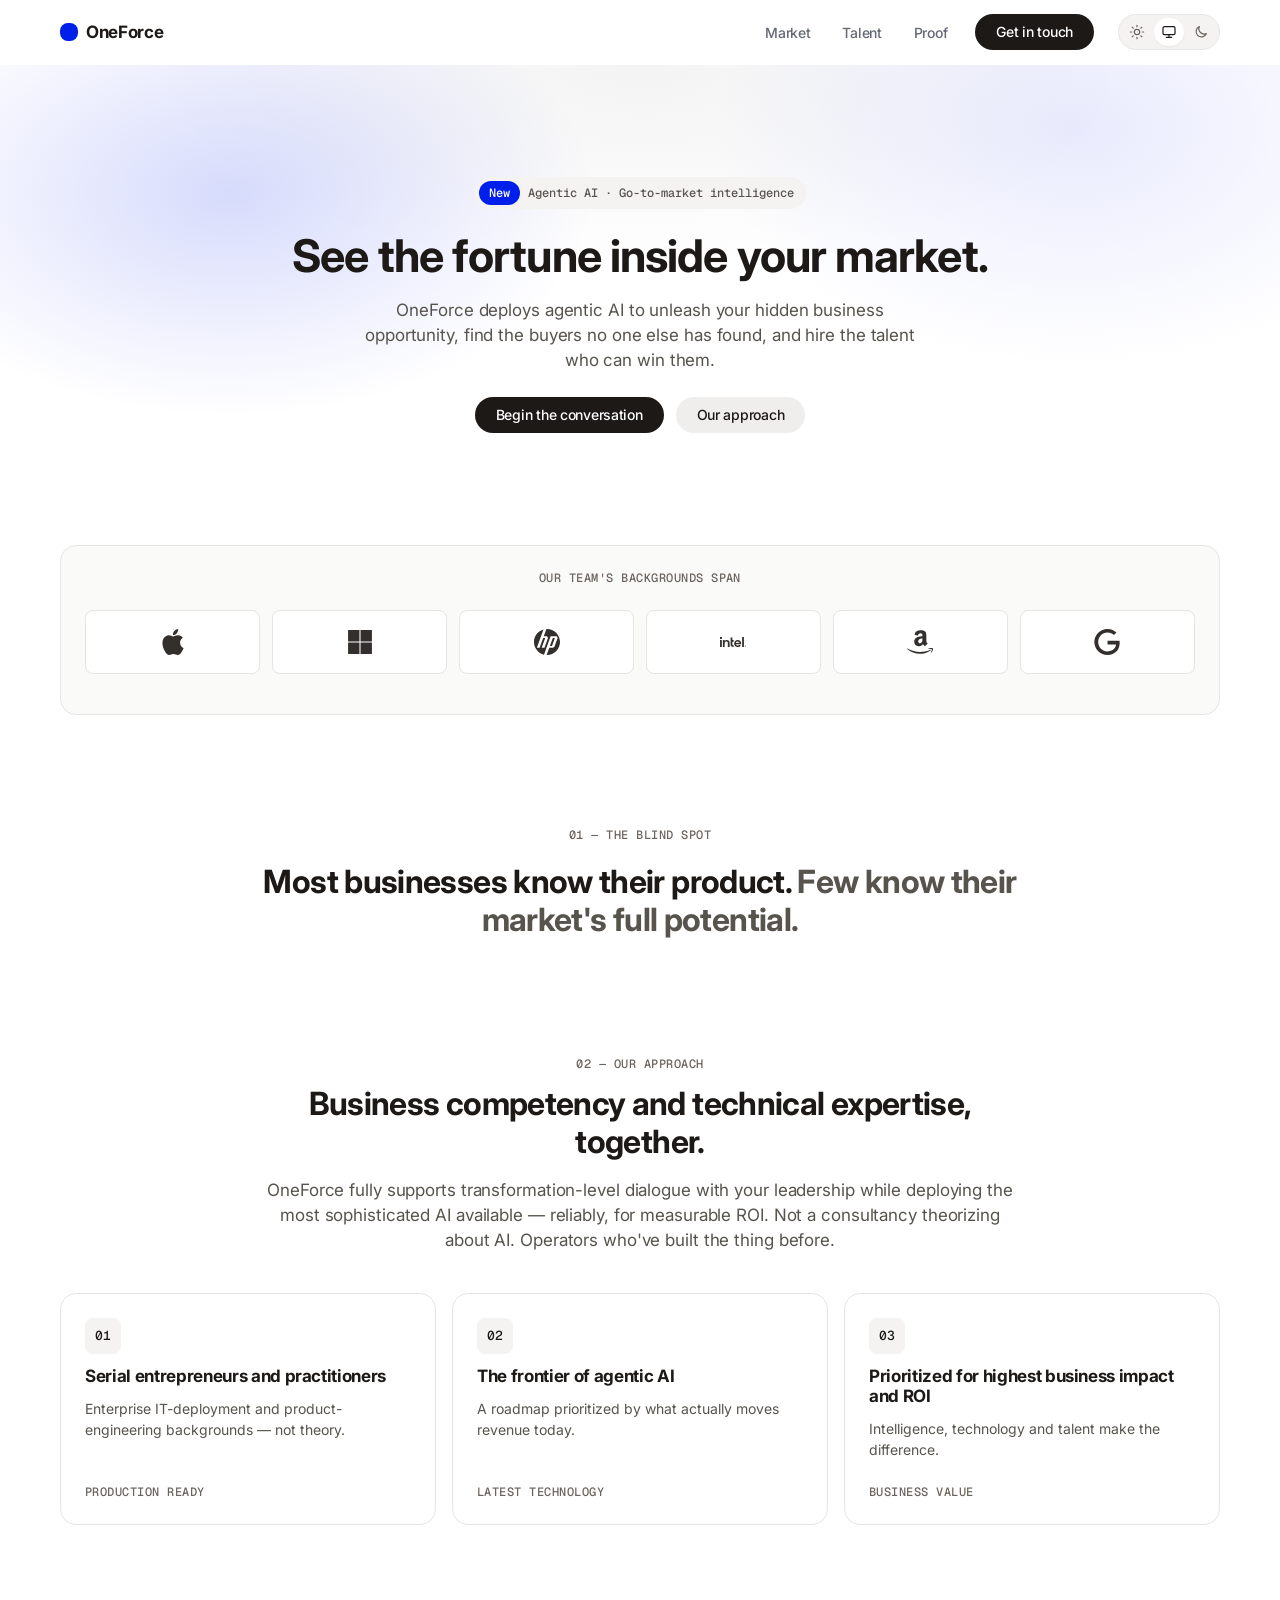
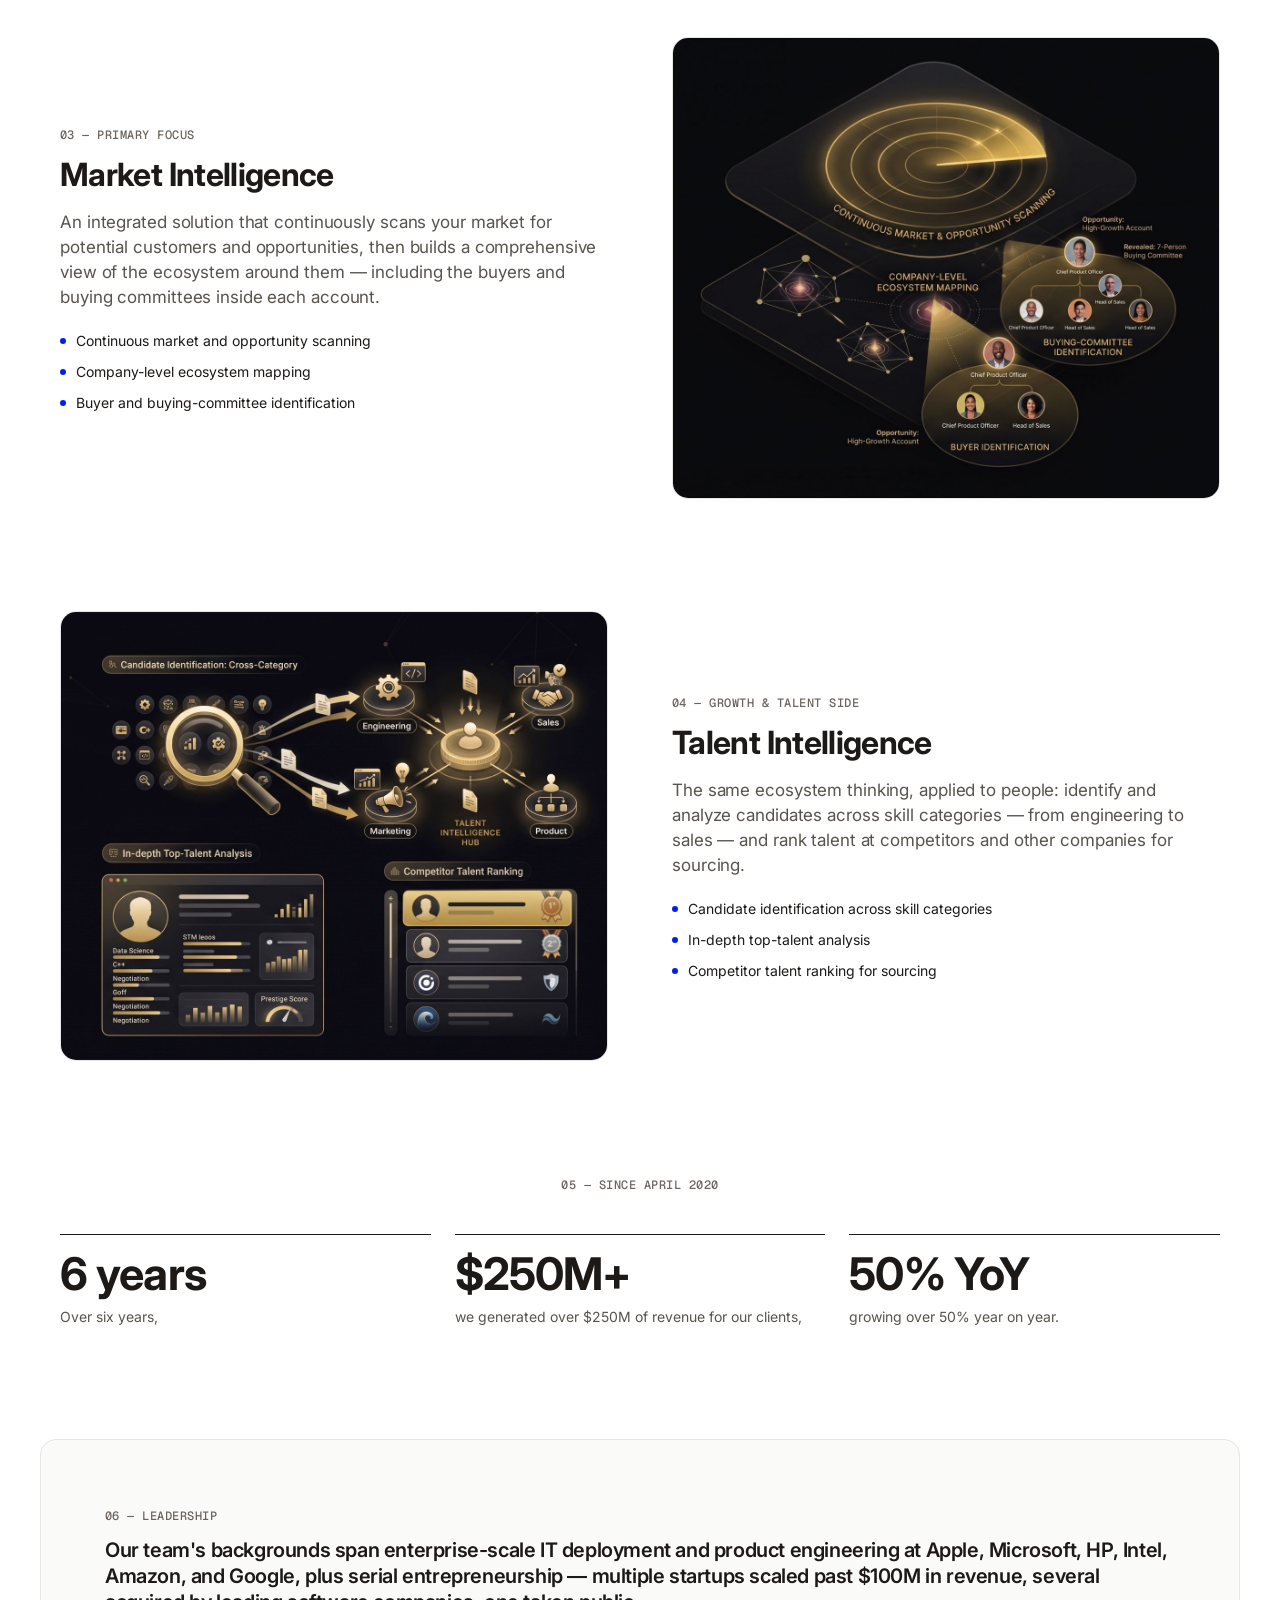
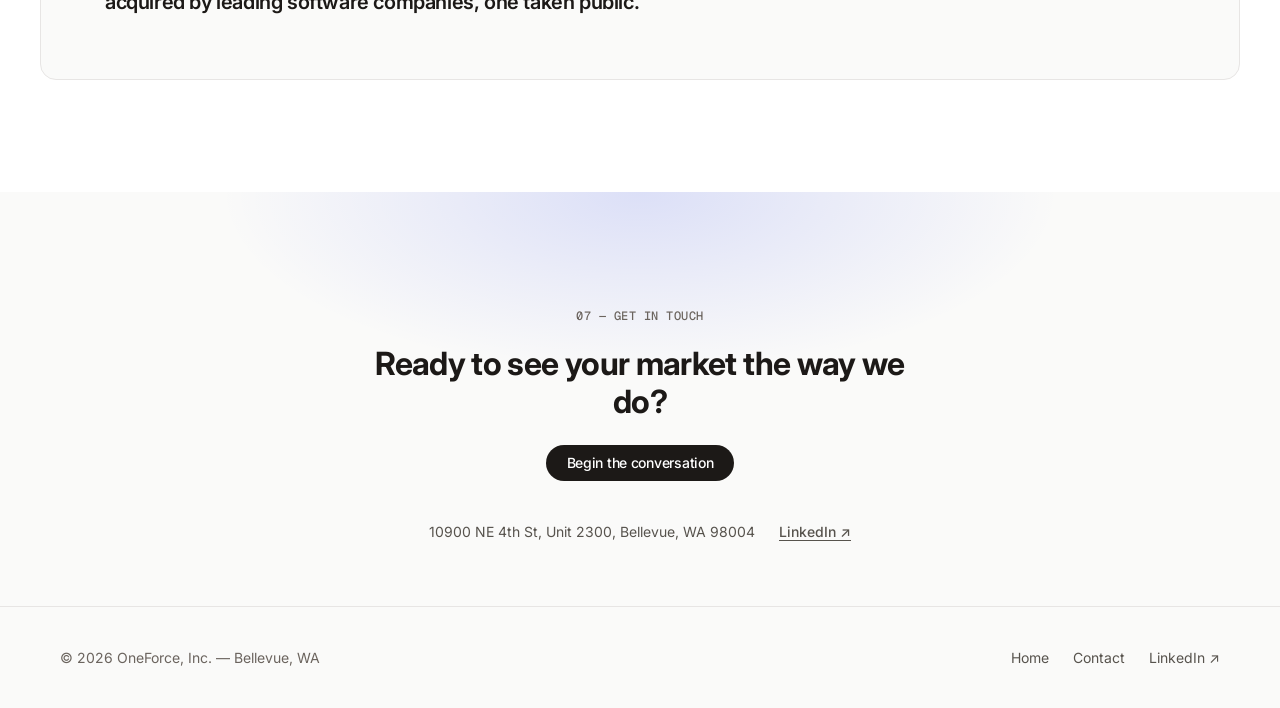
<file: index.html>
<!doctype html>
<html lang="en">
<head>
<meta charset="utf-8" />
<meta name="viewport" content="width=device-width, initial-scale=1" />
<title>OneForce — See the fortune inside your market</title>
<link rel="icon" type="image/svg+xml" href="favicon.svg" />
<meta name="description" content="OneForce deploys agentic AI to map your market's hidden opportunity, and the talent to capture it." />
<meta property="og:type" content="website" />
<meta property="og:title" content="OneForce — See the fortune inside your market" />
<meta property="og:description" content="OneForce deploys agentic AI to map your market's hidden opportunity, and the talent to capture it." />
<meta property="og:image" content="og-image.png" />
<meta name="twitter:card" content="summary_large_image" />
<link rel="preconnect" href="https://fonts.googleapis.com" />
<link rel="preconnect" href="https://fonts.gstatic.com" crossorigin />
<link href="https://fonts.googleapis.com/css2?family=Inter:wght@400;500;600;700&family=Geist+Mono:wght@500&display=swap" rel="stylesheet" />
<link rel="stylesheet" href="styles.css" />
<script>(function(){try{var m=localStorage.getItem('of-theme');if(m==='light'||m==='dark')document.documentElement.setAttribute('data-theme',m)}catch(e){}})()</script>
<meta name="color-scheme" content="light dark" />
</head>
<body>
<a class="skip" href="#main">Skip to content</a>
<header class="nav"><div class="wrap">
  <a class="brand" href="index.html"><i aria-hidden="true"></i>OneForce</a>
  <a href="#intelligence" class="l">Market</a>
  <a href="#talent" class="l">Talent</a>
  <a href="#proof" class="l">Proof</a>
  <a href="contact.html" class="btn btn-dark">Get in touch</a>
<div class="theme" role="group" aria-label="Colour theme">
    <button type="button" data-mode="light" aria-pressed="false" aria-label="Light theme" title="Light"><svg viewBox="0 0 24 24" aria-hidden="true"><circle cx="12" cy="12" r="4"/><path d="M12 2v2M12 20v2M4.9 4.9l1.4 1.4M17.7 17.7l1.4 1.4M2 12h2M20 12h2M4.9 19.1l1.4-1.4M17.7 6.3l1.4-1.4"/></svg></button>
    <button type="button" data-mode="system" aria-pressed="false" aria-label="System theme" title="System"><svg viewBox="0 0 24 24" aria-hidden="true"><rect x="3" y="4" width="18" height="12" rx="2"/><path d="M8 20h8M12 16v4"/></svg></button>
    <button type="button" data-mode="dark" aria-pressed="false" aria-label="Dark theme" title="Dark"><svg viewBox="0 0 24 24" aria-hidden="true"><path d="M20 14.5A8 8 0 0 1 9.5 4a8 8 0 1 0 10.5 10.5z"/></svg></button>
  </div>
</div></header>
<main id="main">

<section class="hero wrap" data-od-id="hero">
  <span class="eyebrow"><b>New</b>Agentic AI · Go-to-market intelligence</span>
  <h1>See the fortune inside your market.</h1>
  <p class="lede">OneForce deploys agentic AI to unleash your hidden business opportunity, find the buyers no one else has found, and hire the talent who can win them.</p>
  <div class="actions">
    <a href="contact.html" class="btn btn-dark">Begin the conversation</a>
    <a href="#approach" class="btn btn-light">Our approach</a>
  </div>
</section>

<section class="band wrap" data-od-id="credibility" aria-labelledby="lead-h">
  <div class="strip">
    <p class="tag" id="lead-h">Our team's backgrounds span</p>
    <div class="logos"><div class="logo-chip"><img src="assets/logos/apple.svg" alt="Apple" /></div><div class="logo-chip"><img src="assets/logos/microsoft.svg" alt="Microsoft" /></div><div class="logo-chip"><img src="assets/logos/hp.svg" alt="HP" /></div><div class="logo-chip"><img src="assets/logos/intel.svg" alt="Intel" /></div><div class="logo-chip"><img src="assets/logos/amazon.svg" alt="Amazon" /></div><div class="logo-chip"><img src="assets/logos/google.svg" alt="Google" /></div></div>
  </div>
</section>

<section class="band wrap narrow quote center rv" data-od-id="problem">
  <span class="tag">01 — The blind spot</span>
  <h2>Most businesses know their product. <em>Few know their market's full potential.</em></h2>
</section>

<section class="band wrap" id="approach" data-od-id="approach">
  <div class="center" style="max-width:766px;margin:0 auto">
    <span class="tag">02 — Our approach</span>
    <h2 style="margin:12px 0 16px">Business competency and technical expertise, together.</h2>
    <p class="lede">OneForce fully supports transformation-level dialogue with your leadership while deploying the most sophisticated AI available — reliably, for measurable ROI. Not a consultancy theorizing about AI. Operators who've built the thing before.</p>
  </div>
  <div class="cards">
    <article class="card rv"><span class="ico" aria-hidden="true">01</span><h3>Serial entrepreneurs and practitioners</h3><p>Enterprise IT-deployment and product-engineering backgrounds — not theory.</p><span class="tag">Production Ready</span></article>
    <article class="card rv"><span class="ico" aria-hidden="true">02</span><h3>The frontier of agentic AI</h3><p>A roadmap prioritized by what actually moves revenue today.</p><span class="tag">Latest Technology</span></article>
    <article class="card rv"><span class="ico" aria-hidden="true">03</span><h3>Prioritized for highest business impact and ROI</h3><p>Intelligence, technology and talent make the difference.</p><span class="tag">Business Value</span></article>
  </div>
</section>

<section class="band wrap" id="intelligence" data-od-id="intelligence-hub">
  <div class="split">
    <div class="copy rv">
      <span class="tag">03 — Primary focus</span>
      <h2>Market Intelligence</h2>
      <p class="lede">An integrated solution that continuously scans your market for potential customers and opportunities, then builds a comprehensive view of the ecosystem around them — including the buyers and buying committees inside each account.</p>
      <ul>
        <li>Continuous market and opportunity scanning</li>
        <li>Company-level ecosystem mapping</li>
        <li>Buyer and buying-committee identification</li>
      </ul>
    </div>
    <div class="frame rv"><img src="assets/market-intelligence.jpg" width="1200" height="1010" loading="lazy" alt="Diagram of OneForce's market intelligence system mapping accounts, buying committees, and opportunity signals" /></div>
  </div>
</section>

<section class="band wrap" id="talent" data-od-id="talent-intelligence">
  <div class="split rev">
    <div class="copy rv">
      <span class="tag">04 — Growth &amp; talent side</span>
      <h2>Talent Intelligence</h2>
      <p class="lede">The same ecosystem thinking, applied to people: identify and analyze candidates across skill categories — from engineering to sales — and rank talent at competitors and other companies for sourcing.</p>
      <ul>
        <li>Candidate identification across skill categories</li>
        <li>In-depth top-talent analysis</li>
        <li>Competitor talent ranking for sourcing</li>
      </ul>
    </div>
    <div class="frame rv"><img src="assets/talent-intelligence.jpg?v=2" width="1200" height="984" loading="lazy" alt="Diagram of OneForce's talent intelligence hub connecting candidate identification, top-talent analysis, and competitor talent ranking across engineering, sales, marketing, and product" /></div>
  </div>
</section>

<section class="band wrap" id="proof" data-od-id="proof">
  <div class="center"><span class="tag">05 — Since April 2020</span></div>
  <div class="stats">
    <div class="stat rv"><div class="n">6 years</div><p>Over six years,</p></div>
    <div class="stat rv"><div class="n">$250M+</div><p>we generated over $250M of revenue for our clients,</p></div>
    <div class="stat rv"><div class="n">50% YoY</div><p>growing over 50% year on year.</p></div>
  </div>
</section>

<section class="wideband" data-od-id="leadership">
  <div class="leader rv">
    <div><span class="tag">06 — Leadership</span>
    <p class="big" style="margin-top:12px">Our team's backgrounds span enterprise-scale IT deployment and product engineering at Apple, Microsoft, HP, Intel, Amazon, and Google, plus serial entrepreneurship — multiple startups scaled past $100M in revenue, several acquired by leading software companies, one taken public.</p></div>
  </div>
</section>

<section class="closing" data-od-id="closing">
  <div class="wrap">
    <span class="tag">07 — Get in touch</span>
    <h2>Ready to see your market the way we do?</h2>
    <div class="actions"><a href="contact.html" class="btn btn-dark">Begin the conversation</a></div>
    <div class="contact-row">
      <span>10900 NE 4th St, Unit 2300, Bellevue, WA 98004</span>
      <a href="https://www.linkedin.com/company/oneforceinc/" target="_blank" rel="noopener">LinkedIn ↗</a>
    </div>
  </div>
</section>
</main>
<footer class="foot"><div class="wrap">
  <span>© 2026 OneForce, Inc. — Bellevue, WA</span>
  <nav aria-label="Footer"><a href="index.html">Home</a><a href="contact.html">Contact</a><a href="https://www.linkedin.com/company/oneforceinc/" target="_blank" rel="noopener">LinkedIn ↗</a></nav>
</div></footer>
<script>
(function(){
  var root=document.documentElement,btns=document.querySelectorAll('.theme button');
  function cur(){try{var m=localStorage.getItem('of-theme');return m==='light'||m==='dark'?m:'system'}catch(e){return 'system'}}
  function paint(m){btns.forEach(function(b){b.setAttribute('aria-pressed',String(b.dataset.mode===m))})}
  function set(m){
    if(m==='system')root.removeAttribute('data-theme');else root.setAttribute('data-theme',m);
    try{if(m==='system')localStorage.removeItem('of-theme');else localStorage.setItem('of-theme',m)}catch(e){}
    paint(m);
  }
  btns.forEach(function(b){b.addEventListener('click',function(){set(b.dataset.mode)})});
  paint(cur());
})();
</script>
<script>
(function(){
  var els=document.querySelectorAll('.rv');
  if(!('IntersectionObserver' in window)){els.forEach(function(e){e.classList.add('in')});return;}
  var io=new IntersectionObserver(function(es){es.forEach(function(x){if(x.isIntersecting){x.target.classList.add('in');io.unobserve(x.target);}})},{threshold:.15});
  els.forEach(function(e){io.observe(e)});
})();
</script>
</body>
</html>
</file>
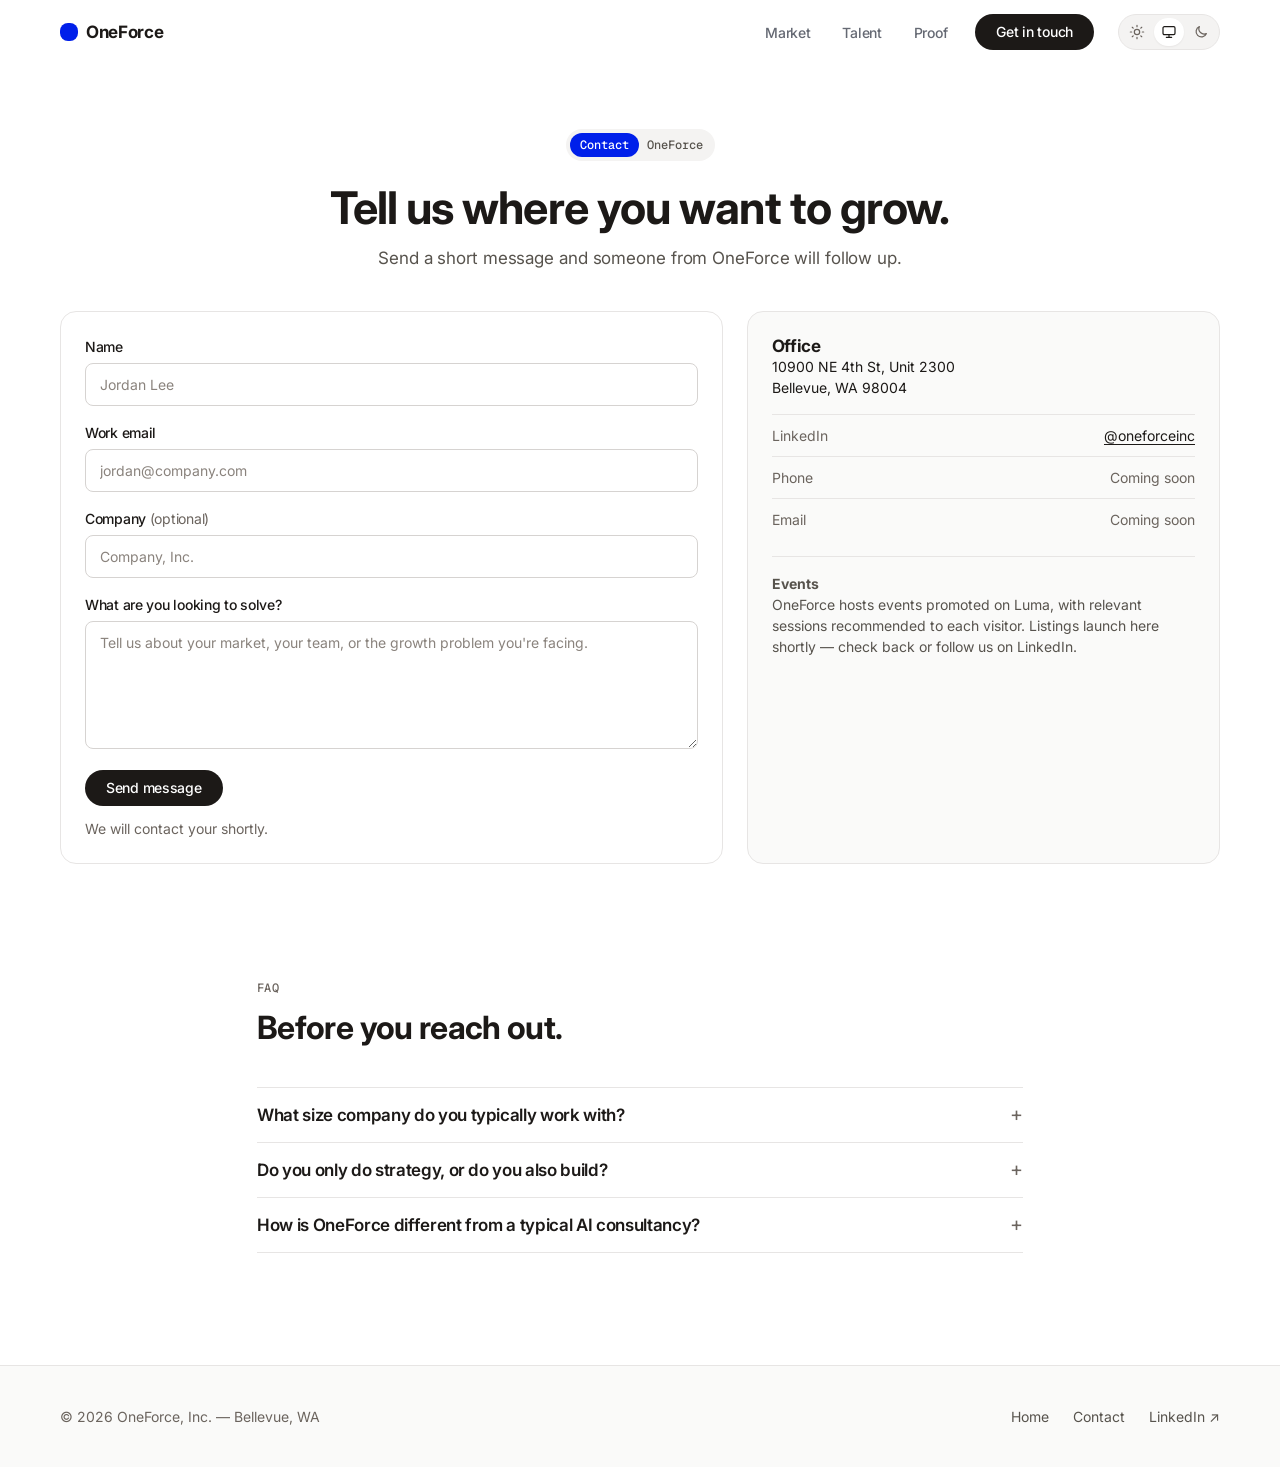
<file: contact.html>
<!doctype html>
<html lang="en">
<head>
<meta charset="utf-8" />
<meta name="viewport" content="width=device-width, initial-scale=1" />
<title>Contact — OneForce</title>
<link rel="icon" type="image/svg+xml" href="favicon.svg" />
<meta name="description" content="OneForce deploys agentic AI to map your market's hidden opportunity, and the talent to capture it." />
<meta property="og:type" content="website" />
<meta property="og:title" content="Contact — OneForce" />
<meta property="og:description" content="OneForce deploys agentic AI to map your market's hidden opportunity, and the talent to capture it." />
<meta property="og:image" content="og-image.png" />
<meta name="twitter:card" content="summary_large_image" />
<link rel="preconnect" href="https://fonts.googleapis.com" />
<link rel="preconnect" href="https://fonts.gstatic.com" crossorigin />
<link href="https://fonts.googleapis.com/css2?family=Inter:wght@400;500;600;700&family=Geist+Mono:wght@500&display=swap" rel="stylesheet" />
<link rel="stylesheet" href="styles.css" />
<script>(function(){try{var m=localStorage.getItem('of-theme');if(m==='light'||m==='dark')document.documentElement.setAttribute('data-theme',m)}catch(e){}})()</script>
<meta name="color-scheme" content="light dark" />
</head>
<body>
<a class="skip" href="#main">Skip to content</a>
<header class="nav"><div class="wrap">
  <a class="brand" href="index.html"><i aria-hidden="true"></i>OneForce</a>
  <a href="index.html#intelligence" class="l">Market</a>
  <a href="index.html#talent" class="l">Talent</a>
  <a href="index.html#proof" class="l">Proof</a>
  <a href="contact.html" class="btn btn-dark" aria-current="page">Get in touch</a>
<div class="theme" role="group" aria-label="Colour theme">
    <button type="button" data-mode="light" aria-pressed="false" aria-label="Light theme" title="Light"><svg viewBox="0 0 24 24" aria-hidden="true"><circle cx="12" cy="12" r="4"/><path d="M12 2v2M12 20v2M4.9 4.9l1.4 1.4M17.7 17.7l1.4 1.4M2 12h2M20 12h2M4.9 19.1l1.4-1.4M17.7 6.3l1.4-1.4"/></svg></button>
    <button type="button" data-mode="system" aria-pressed="false" aria-label="System theme" title="System"><svg viewBox="0 0 24 24" aria-hidden="true"><rect x="3" y="4" width="18" height="12" rx="2"/><path d="M8 20h8M12 16v4"/></svg></button>
    <button type="button" data-mode="dark" aria-pressed="false" aria-label="Dark theme" title="Dark"><svg viewBox="0 0 24 24" aria-hidden="true"><path d="M20 14.5A8 8 0 0 1 9.5 4a8 8 0 1 0 10.5 10.5z"/></svg></button>
  </div>
</div></header>
<main id="main">
<section class="page-hero wrap" data-od-id="hero">
  <span class="eyebrow"><b>Contact</b>OneForce</span>
  <h1>Tell us where you want to grow.</h1>
  <p class="lede">Send a short message and someone from OneForce will follow up.</p>
</section>

<section class="wrap" data-od-id="contact-main">
  <div class="contact-grid">
    <div class="panel">
      <form id="contact-form" novalidate>
        <div class="form-field">
          <label for="f-name">Name</label>
          <input type="text" id="f-name" name="name" placeholder="Jordan Lee" autocomplete="name" />
          <p class="form-error">Please enter your name.</p>
        </div>
        <div class="form-field">
          <label for="f-email">Work email</label>
          <input type="email" id="f-email" name="email" placeholder="jordan@company.com" autocomplete="email" />
          <p class="form-error">Please enter a valid email address.</p>
        </div>
        <div class="form-field">
          <label for="f-company">Company <span>(optional)</span></label>
          <input type="text" id="f-company" name="company" placeholder="Company, Inc." autocomplete="organization" />
        </div>
        <div class="form-field">
          <label for="f-message">What are you looking to solve?</label>
          <textarea id="f-message" name="message" placeholder="Tell us about your market, your team, or the growth problem you're facing."></textarea>
          <p class="form-error">Tell us a little more — a sentence or two is enough.</p>
        </div>
        <button type="submit" class="btn btn-dark">Send message</button>
        <p class="form-note">We will contact your shortly.</p>
        <div class="form-status" id="form-status" role="status"></div>
      </form>
    </div>

    <aside class="panel soft info">
      <h2 style="font-size:17px;line-height:20px;letter-spacing:-.34px">Office</h2>
      <p style="margin-bottom:16px">10900 NE 4th St, Unit 2300<br />Bellevue, WA 98004</p>
      <div class="row"><span class="k">LinkedIn</span><a href="https://www.linkedin.com/company/oneforceinc/" target="_blank" rel="noopener">@oneforceinc</a></div>
      <div class="row"><span class="k">Phone</span><span class="k">Coming soon</span></div>
      <div class="row"><span class="k">Email</span><span class="k">Coming soon</span></div>
      <div class="note"><strong>Events</strong><br />OneForce hosts events promoted on Luma, with relevant sessions recommended to each visitor. Listings launch here shortly — check back or follow us on LinkedIn.</div>
    </aside>
  </div>
</section>

<section class="band wrap narrow" data-od-id="faq">
  <span class="tag">FAQ</span>
  <h2 style="margin-top:12px">Before you reach out.</h2>
  <div class="faq">
    <details><summary>What size company do you typically work with?</summary>
      <p>Most engagements are with mid-market and enterprise companies in roughly the $100M–$1B revenue range — often technology services businesses, though we work across industries with companies that are technology-literate and ready to adopt agentic AI.</p></details>
    <details><summary>Do you only do strategy, or do you also build?</summary>
      <p>Both. We prioritize an AI-adoption roadmap by impact and ROI, then can drive the transformation ourselves and build custom solutions where warranted.</p></details>
    <details><summary>How is OneForce different from a typical AI consultancy?</summary>
      <p>We combine transformation-level business dialogue with deep technical roots — the team has enterprise IT-deployment and product-engineering backgrounds from companies like Apple, Microsoft, HP, Intel, and Amazon, plus serial-entrepreneurship experience scaling startups past $100M in revenue.</p></details>
  </div>
</section>
<div style="height:112px"></div>
</main>
<footer class="foot"><div class="wrap">
  <span>© 2026 OneForce, Inc. — Bellevue, WA</span>
  <nav aria-label="Footer"><a href="index.html">Home</a><a href="contact.html">Contact</a><a href="https://www.linkedin.com/company/oneforceinc/" target="_blank" rel="noopener">LinkedIn ↗</a></nav>
</div></footer>
<script>
(function(){
  var root=document.documentElement,btns=document.querySelectorAll('.theme button');
  function cur(){try{var m=localStorage.getItem('of-theme');return m==='light'||m==='dark'?m:'system'}catch(e){return 'system'}}
  function paint(m){btns.forEach(function(b){b.setAttribute('aria-pressed',String(b.dataset.mode===m))})}
  function set(m){
    if(m==='system')root.removeAttribute('data-theme');else root.setAttribute('data-theme',m);
    try{if(m==='system')localStorage.removeItem('of-theme');else localStorage.setItem('of-theme',m)}catch(e){}
    paint(m);
  }
  btns.forEach(function(b){b.addEventListener('click',function(){set(b.dataset.mode)})});
  paint(cur());
})();
</script>
<script>
(function () {
  // ---------- contact form ----------
  // Deployed as a Google Apps Script Web App bound to the intake Sheet —
  // it appends a row and emails the notify address in one doPost(). See
  // the Code.gs shared alongside this file for the exact script.
  var SHEET_ENDPOINT = 'https://script.google.com/macros/s/AKfycbzWoucciRr1GAkGWt4qey-22a7hxx4Ns76UbYdkIoBStPXYkrtLNIcgG5QmvM5SS-G2/exec';

  var form = document.getElementById('contact-form');
  if (!form) return;
  var status = document.getElementById('form-status');
  var submitBtn = form.querySelector('button[type="submit"]');
  var submitLabel = submitBtn ? submitBtn.textContent : 'Send message';

  function setInvalid(field, invalid) {
    field.closest('.form-field').classList.toggle('invalid', invalid);
  }

  form.addEventListener('submit', function (e) {
    e.preventDefault();
    var name = form.querySelector('#f-name');
    var email = form.querySelector('#f-email');
    var company = form.querySelector('#f-company');
    var message = form.querySelector('#f-message');
    var emailOk = /^[^\s@]+@[^\s@]+\.[^\s@]+$/.test(email.value.trim());
    var nameOk = name.value.trim().length > 1;
    var messageOk = message.value.trim().length > 8;

    setInvalid(name, !nameOk);
    setInvalid(email, !emailOk);
    setInvalid(message, !messageOk);

    if (!nameOk || !emailOk || !messageOk) {
      status.textContent = 'Please fill in your name, a valid email, and a short message.';
      status.className = 'form-status show';
      return;
    }

    var payload = new FormData();
    payload.append('name', name.value.trim());
    payload.append('email', email.value.trim());
    payload.append('company', company.value.trim());
    payload.append('message', message.value.trim());
    payload.append('page', location.href);
    payload.append('submittedAt', new Date().toISOString());

    if (submitBtn) { submitBtn.disabled = true; submitBtn.textContent = 'Sending…'; }

    // mode: 'no-cors' — Apps Script Web Apps don't return CORS headers, so
    // the response is opaque. That's fine: the script has already appended
    // the row and sent the email server-side by the time fetch resolves.
    // A network-level failure (offline, wrong URL, script not deployed)
    // still rejects the promise and falls into .catch below.
    fetch(SHEET_ENDPOINT, { method: 'POST', mode: 'no-cors', body: payload })
      .then(function () {
        form.reset();
        status.textContent = 'Thanks — your message is on its way. We typically reply within one business day.';
        status.className = 'form-status show ok';
      })
      .catch(function () {
        status.textContent = 'Something went wrong sending your message — please email us directly or reach out via LinkedIn.';
        status.className = 'form-status show';
      })
      .then(function () {
        if (submitBtn) { submitBtn.disabled = false; submitBtn.textContent = submitLabel; }
      });
  });
})();
</script>
</body>
</html>
</file>
<file: styles.css>
/* OneForce website design 2 - the GitBook look end to end (DSG-00009 v2 measurements + v1 palette),
   carrying the current OneForce copy. Light, dark and system themes (the reference has no dark theme; the dark palette is ours).
   States and motion are additions, not measurements. */
:root{
  color-scheme:light;
  --ink:#1C1917; --ink-2:#57534D; --muted:#6B645E; --page:#FFFFFF; --soft:#FAFAF9; --soft-2:#F4F3F2; --pill:#EFEEED;
  --line:#E7E5E4; --accent:#001FEA; --accent-ink:#0018B8;
  --f-sans:'Inter',-apple-system,BlinkMacSystemFont,'Segoe UI',system-ui,sans-serif;
  --f-mono:'Geist Mono',ui-monospace,'SF Mono',Menlo,monospace;
  --s4:4px;--s6:6px;--s8:8px;--s10:10px;--s12:12px;--s14:14px;--s16:16px;--s20:20px;--s24:24px;--s40:40px;--s64:64px;--s112:112px;
  --r-tiny:4px;--r-small:8px;--r-card:16px;--r-input:99px;--r-pill:999px;
  --container:1160px;--narrow:766px;--wide:1345px;--gutter:20px;--gap:112px;
  --nav-bg:rgba(255,255,255,.88);--chip:#fff;--btn-dark-hover:#3b3532;--btn-light-hover:#E4E2E0;--card-hover:#D6D3D1;--input-line:#D6D3D1;--input-line-hover:#A8A29E;--placeholder:#8A837D;--on-ink:#fff;--shadow:rgba(28,25,23,.06);--focus-ring:rgba(28,25,23,.14);--glow-a:rgba(0,31,234,.16);--glow-b:rgba(0,31,234,.09);--glow-c:rgba(28,25,23,.05);--glow-d:rgba(0,31,234,.12);--err:#B42318;--err-bg:#FEF3F2;--ok:#05603A;--ok-bg:#ECFDF3;--logo-filter:none;--nav-link:#656973;
  --t:200ms;--ease:cubic-bezier(.2,0,0,1);
}
@media (prefers-color-scheme:dark){:root:not([data-theme=light]){
  color-scheme:dark;
  --ink:#F5F4F2; --ink-2:#B8B2AC; --muted:#9A938C; --page:#12100F; --soft:#1A1816; --soft-2:#24211F; --pill:#2A2725;
  --line:#2E2A27; --accent:#001FEA; --accent-ink:#8FA2FF;
  --nav-bg:rgba(18,16,15,.88);--chip:#1F1C1A;--btn-dark-hover:#FFFFFF;--btn-light-hover:#35312E;--card-hover:#4A4541;--input-line:#4A4541;--input-line-hover:#6B645E;--placeholder:#8A837D;--on-ink:#12100F;--shadow:rgba(0,0,0,.45);--focus-ring:rgba(245,244,242,.25);--glow-a:rgba(0,31,234,.22);--glow-b:rgba(0,31,234,.12);--glow-c:rgba(245,244,242,.05);--glow-d:rgba(0,31,234,.16);--err:#F97066;--err-bg:#3A1B18;--ok:#47CD89;--ok-bg:#12261C;--logo-filter:invert(1) brightness(.92);--nav-link:#A8A29E;
}}
:root[data-theme=dark]{
  color-scheme:dark;
  --ink:#F5F4F2; --ink-2:#B8B2AC; --muted:#9A938C; --page:#12100F; --soft:#1A1816; --soft-2:#24211F; --pill:#2A2725;
  --line:#2E2A27; --accent:#001FEA; --accent-ink:#8FA2FF;
  --nav-bg:rgba(18,16,15,.88);--chip:#1F1C1A;--btn-dark-hover:#FFFFFF;--btn-light-hover:#35312E;--card-hover:#4A4541;--input-line:#4A4541;--input-line-hover:#6B645E;--placeholder:#8A837D;--on-ink:#12100F;--shadow:rgba(0,0,0,.45);--focus-ring:rgba(245,244,242,.25);--glow-a:rgba(0,31,234,.22);--glow-b:rgba(0,31,234,.12);--glow-c:rgba(245,244,242,.05);--glow-d:rgba(0,31,234,.16);--err:#F97066;--err-bg:#3A1B18;--ok:#47CD89;--ok-bg:#12261C;--logo-filter:invert(1) brightness(.92);--nav-link:#A8A29E;
}
*{box-sizing:border-box}
html{scroll-behavior:smooth}
body{margin:0;background:var(--page);color:var(--ink);font-family:var(--f-sans);font-size:14px;line-height:21px;-webkit-font-smoothing:antialiased;overflow-x:hidden}
img{max-width:100%;display:block}
a{color:inherit}
h1,h2,h3,h4,h5{margin:0;font-weight:700;color:var(--ink)}
h1{font-size:29px;line-height:1;letter-spacing:-.58px}
h2{font-size:26px;line-height:1.2;letter-spacing:-.52px}
h3{font-size:17px;line-height:20.4px;letter-spacing:-.34px}
p{margin:0}
.lede{font-size:17px;line-height:25px;color:var(--ink-2);letter-spacing:-.1px}
.skip{position:fixed;left:16px;top:-80px;z-index:400;padding:12px 20px;border-radius:var(--r-pill);background:var(--ink);color:var(--on-ink);font-weight:500;text-decoration:none;transition:top 120ms var(--ease)}
.skip:focus{top:16px}
:focus-visible{outline:2px solid var(--ink);outline-offset:3px;border-radius:var(--r-small)}
.wrap{width:100%;max-width:calc(var(--container) + 2*var(--gutter));margin:0 auto;padding:0 var(--gutter)}
.narrow{max-width:calc(var(--narrow) + 2*var(--gutter))}
.band{padding-top:var(--gap)}
.center{text-align:center}

/* theme switch: light / dark / system */
.theme{flex:none;display:inline-flex;gap:2px;padding:3px;border-radius:var(--r-pill);background:var(--soft-2);border:1px solid var(--line)}
.theme button{all:unset;box-sizing:border-box;width:30px;height:28px;border-radius:var(--r-pill);display:grid;place-items:center;cursor:pointer;color:var(--muted);transition:background var(--t) var(--ease),color var(--t) var(--ease)}
.theme button:hover{color:var(--ink)}
.theme button[aria-pressed=true]{background:var(--page);color:var(--ink);box-shadow:0 1px 2px var(--shadow)}
.theme button:focus-visible{outline:2px solid var(--ink);outline-offset:2px}
.theme svg{width:16px;height:16px;fill:none;stroke:currentColor;stroke-width:1.8;stroke-linecap:round;stroke-linejoin:round}

/* top nav */
.nav{position:sticky;top:0;z-index:100;background:var(--nav-bg);backdrop-filter:saturate(1.4) blur(12px);border-bottom:1px solid transparent}
.nav .wrap{display:flex;align-items:center;gap:var(--s24);height:64px}
.brand{font-weight:700;font-size:17px;letter-spacing:-.34px;text-decoration:none;margin-right:auto;display:flex;align-items:center;gap:var(--s8)}
.brand i{width:18px;height:18px;border-radius:var(--r-small);background:var(--accent);display:inline-block}
.nav a.l{color:var(--nav-link);font-weight:500;letter-spacing:-.28px;text-decoration:none;padding:8px 4px;display:none;transition:color var(--t) var(--ease)}
.nav a.l:hover{color:var(--ink)}
.nav a.l[aria-current=page]{color:var(--ink)}

/* buttons: pill, 14/500 */
.btn{display:inline-flex;align-items:center;justify-content:center;gap:var(--s8);padding:var(--s10) var(--s20);border-radius:var(--r-pill);font:500 14px/14px var(--f-sans);letter-spacing:-.28px;text-decoration:none;border:1px solid transparent;cursor:pointer;transition:background var(--t) var(--ease),transform 120ms var(--ease)}
.btn:active{transform:translateY(1px)}
.btn-dark{background:var(--ink);color:var(--on-ink)}
.btn-dark:hover{background:var(--btn-dark-hover)}
.btn-light{background:var(--pill);color:var(--ink)}
.btn-light:hover{background:var(--btn-light-hover)}
.btn[disabled]{opacity:.6;cursor:default}

/* eyebrow badge */
.eyebrow{display:inline-flex;align-items:center;gap:var(--s8);padding:var(--s4) var(--s12) var(--s4) var(--s4);border-radius:var(--r-pill);background:var(--soft-2);font:500 12px/16px var(--f-mono);color:var(--ink-2);letter-spacing:0}
.eyebrow b{background:var(--accent);color:#fff;border-radius:var(--r-pill);padding:var(--s4) var(--s10);font-weight:500}
.tag{font:500 12px/16px var(--f-mono);color:var(--muted);text-transform:uppercase;letter-spacing:.04em}

/* hero */
.hero{position:relative;padding-top:var(--s64);text-align:center;isolation:isolate}
.hero::before{content:"";position:absolute;top:0;left:50%;width:100vw;transform:translateX(-50%);height:640px;z-index:-1;background:
 radial-gradient(520px 320px at 18% 20%,var(--glow-a),transparent 70%),
 radial-gradient(520px 340px at 84% 10%,var(--glow-b),transparent 70%),
 radial-gradient(700px 300px at 50% 0,var(--glow-c),transparent 70%)}
.hero h1{margin:var(--s24) auto var(--s20);max-width:700px}
.hero .lede{max-width:560px;margin:0 auto}
.actions{display:flex;gap:var(--s12);justify-content:center;flex-wrap:wrap;margin-top:var(--s24)}

/* logo strip (integration strip) */
.strip{border:1px solid var(--line);border-radius:var(--r-card);background:var(--soft);padding:var(--s24) var(--s24) var(--s40);text-align:center}
.strip p.tag{margin-bottom:var(--s24)}
.logos{display:flex;flex-wrap:wrap;justify-content:center;gap:var(--s12)}
.logo-chip{background:var(--chip);border:1px solid var(--line);border-radius:var(--r-small);height:64px;width:calc(50% - 6px);display:flex;align-items:center;justify-content:center}
.logo-chip img{height:26px;width:auto;max-width:96px;opacity:.9;filter:var(--logo-filter)}

/* quote */
.quote h2{font-size:26px;line-height:1.2}
.quote h2 em{font-style:normal;color:var(--ink-2)}
.quote .tag{display:block;margin-bottom:var(--s20)}

/* feature split */
.split{display:grid;gap:var(--s40);align-items:center}
.split h2{margin:var(--s12) 0 var(--s16)}
.split ul{list-style:none;margin:var(--s20) 0 0;padding:0;display:grid;gap:var(--s10)}
.split li{display:flex;gap:var(--s10);color:var(--ink)}
.split li::before{content:"";flex:none;width:6px;height:6px;margin-top:8px;border-radius:99px;background:var(--accent)}
.frame{border-radius:var(--r-card);overflow:hidden;background:#0b0d12;border:1px solid var(--line)}
.frame img{width:100%;height:auto}

/* cards */
.cards{display:grid;gap:var(--s16);margin-top:var(--s40)}
.card{border:1px solid var(--line);border-radius:var(--r-card);background:var(--page);padding:var(--s24);display:flex;flex-direction:column;gap:var(--s12);transition:border-color var(--t) var(--ease),box-shadow var(--t) var(--ease),transform var(--t) var(--ease)}
.card:hover{border-color:var(--card-hover);box-shadow:0 8px 24px var(--shadow);transform:translateY(-2px)}
.card .ico{width:36px;height:36px;border-radius:var(--r-small);background:var(--soft-2);display:grid;place-items:center;font:500 13px/1 var(--f-mono);color:var(--ink)}
.card p{color:var(--ink-2)}
.card .tag{margin-top:auto;padding-top:var(--s12)}

/* stats */
.stats{display:grid;gap:var(--s24);margin-top:var(--s40)}
.stat{border-top:1px solid var(--ink);padding-top:var(--s16)}
.stat .n{font-size:45px;line-height:45px;letter-spacing:-.9px;font-weight:700}
.stat p{margin-top:var(--s10);color:var(--ink-2)}

/* wide quote band (leadership) */
.wideband{max-width:calc(var(--wide) + 2*var(--gutter));margin:var(--gap) auto 0;padding:0 var(--gutter)}
.leader{background:var(--soft);border:1px solid var(--line);border-radius:var(--r-card);padding:var(--s40) var(--s24);display:grid;gap:var(--s24)}
.leader p.big{font-size:20px;line-height:26px;letter-spacing:-.4px;font-weight:600;color:var(--ink)}
.leader .logos{justify-content:flex-start;margin-top:var(--s8)}

/* closing */
.closing{position:relative;text-align:center;isolation:isolate;padding:var(--s112) 0 var(--s64);margin-top:var(--gap);background:var(--soft)}
.closing::before{content:"";position:absolute;inset:0;z-index:-1;background:radial-gradient(600px 260px at 50% 0,var(--glow-d),transparent 70%)}
.closing h2{max-width:560px;margin:var(--s20) auto var(--s12)}
.contact-row{display:flex;gap:var(--s24);justify-content:center;flex-wrap:wrap;margin-top:var(--s40);color:var(--ink-2)}
.contact-row a{font-weight:500;text-decoration:underline;text-underline-offset:3px}

/* footer */
.foot{background:var(--soft);border-top:1px solid var(--line);padding:var(--s40) 0;color:var(--muted)}
.foot .wrap{display:flex;flex-wrap:wrap;gap:var(--s16) var(--s40);justify-content:space-between}
.foot a{text-decoration:none;color:var(--ink-2)}
.foot a:hover{color:var(--ink)}
.foot nav{display:flex;gap:var(--s24)}

/* reveal (addition) */
.rv{opacity:0;transform:translateY(12px);transition:opacity 400ms var(--ease),transform 400ms var(--ease)}
.rv.in{opacity:1;transform:none}

/* contact page */
.page-hero{padding-top:var(--s64);text-align:center}
.page-hero h1{margin:var(--s24) auto var(--s16);max-width:640px}
.contact-grid{display:grid;gap:var(--s24);margin-top:var(--s40)}
.panel{border:1px solid var(--line);border-radius:var(--r-card);background:var(--page);padding:var(--s24)}
.panel.soft{background:var(--soft)}
.form-field{margin-bottom:var(--s16)}
.form-field label{display:block;font-weight:500;letter-spacing:-.28px;margin-bottom:var(--s6)}
.form-field label span{color:var(--muted);font-weight:400}
input,textarea{width:100%;font:400 14px/21px var(--f-sans);color:var(--ink);background:var(--page);border:1px solid var(--input-line);border-radius:var(--r-small);padding:var(--s10) var(--s14);transition:border-color var(--t) var(--ease),box-shadow var(--t) var(--ease)}
textarea{min-height:128px;resize:vertical}
input::placeholder,textarea::placeholder{color:var(--placeholder)}
input:hover,textarea:hover{border-color:var(--input-line-hover)}
input:focus-visible,textarea:focus-visible{outline:none;border-color:var(--ink);box-shadow:0 0 0 3px var(--focus-ring)}
.form-error{display:none;color:var(--err);font-size:13px;margin-top:var(--s6)}
.form-field.invalid input,.form-field.invalid textarea{border-color:var(--err)}
.form-field.invalid .form-error{display:block}
.form-note{margin-top:var(--s12);color:var(--muted)}
.form-status{display:none;margin-top:var(--s12);padding:var(--s12) var(--s14);border-radius:var(--r-small);background:var(--err-bg);color:var(--err)}
.form-status.show{display:block}
.form-status.ok{background:var(--ok-bg);color:var(--ok)}
.info h3{margin-bottom:var(--s10)}
.info .row{display:flex;justify-content:space-between;gap:var(--s16);padding:var(--s10) 0;border-top:1px solid var(--line)}
.info .k{color:var(--muted)}
.info .note{margin-top:var(--s16);padding-top:var(--s16);border-top:1px solid var(--line);color:var(--ink-2)}
.info a{text-decoration:underline;text-underline-offset:3px}
.faq{margin-top:var(--s40);border-top:1px solid var(--line)}
details{border-bottom:1px solid var(--line);padding:var(--s16) 0}
summary{cursor:pointer;font-weight:600;font-size:17px;line-height:22px;letter-spacing:-.34px;list-style:none;display:flex;justify-content:space-between;gap:var(--s16)}
summary::-webkit-details-marker{display:none}
summary::after{content:"+";font-weight:400;font-size:20px;line-height:20px;color:var(--muted)}
details[open] summary::after{content:"–"}
details p{margin-top:var(--s10);color:var(--ink-2)}

/* >= 810 tablet */
@media (min-width:810px){
  :root{--gutter:40px}
  h1{font-size:45px;letter-spacing:-.9px}
  h2{font-size:32px;line-height:38.4px;letter-spacing:-.64px}
  .quote h2{font-size:32px}
  .nav a.l{display:inline-block}
  .hero{padding-top:112px}
  .logo-chip{width:calc(33.333% - 8px)}
  .split{grid-template-columns:1fr 1fr;gap:64px}
  .split.rev .copy{order:2}
  .cards{grid-template-columns:repeat(3,1fr)}
  .stats{grid-template-columns:repeat(3,1fr)}
  .leader{padding:var(--s64) var(--s64)}
  .contact-grid{grid-template-columns:1.4fr 1fr}
}
@media (min-width:1200px){ .logo-chip{width:calc(16.666% - 10px)} .leader .logos{gap:var(--s12)} }
@media (min-width:1600px){ :root{--container:1240px} }
@media (prefers-reduced-motion:reduce){ html{scroll-behavior:auto} .rv{opacity:1;transform:none;transition:none} .card,.btn{transition:none} .card:hover{transform:none} }
</file>
